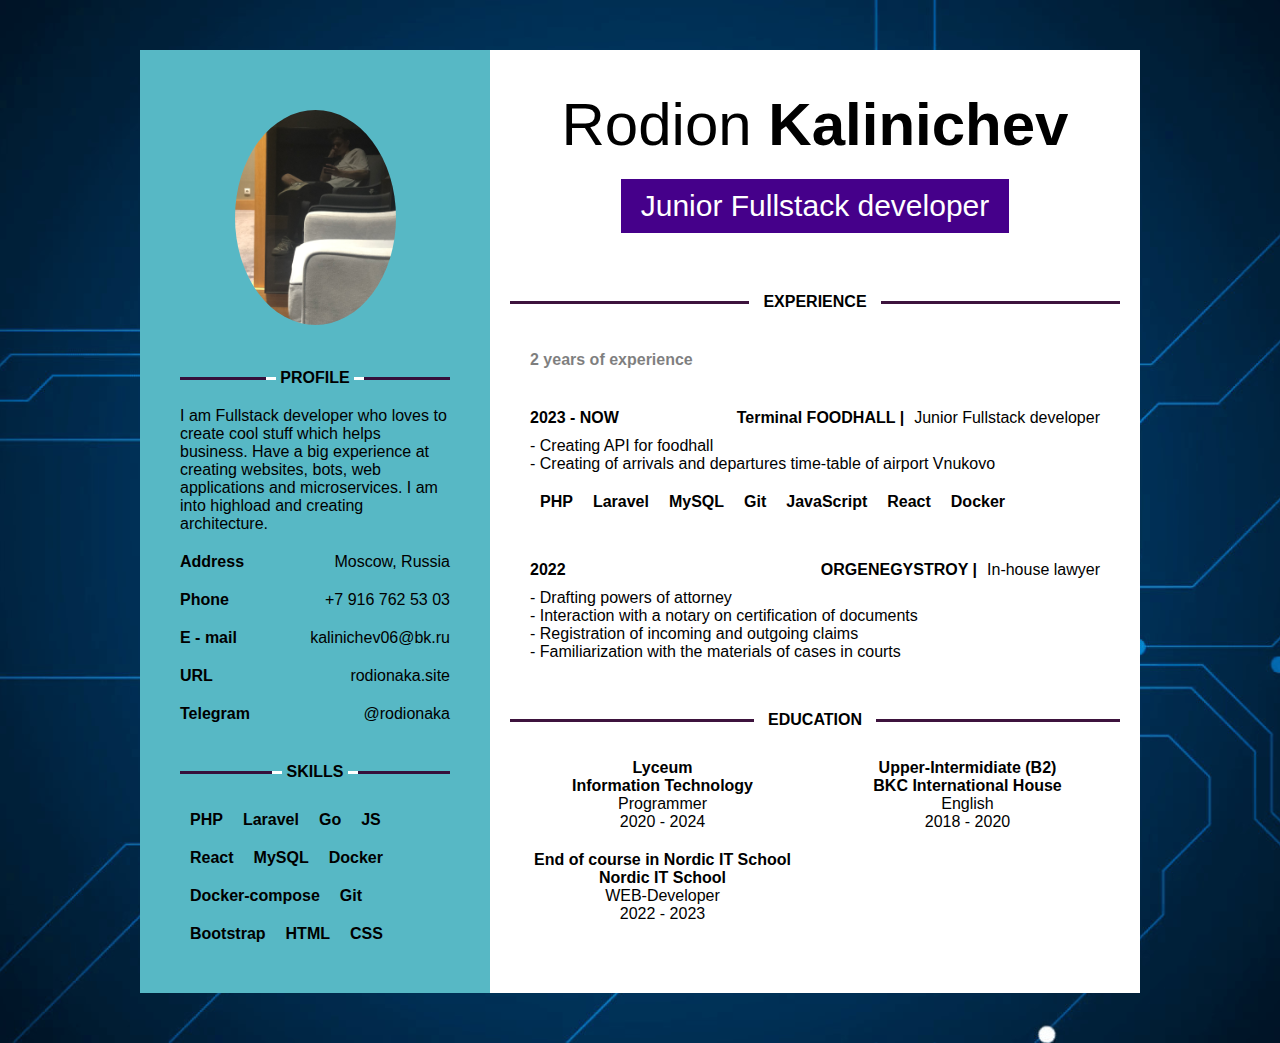
<file: resume.html>
<!DOCTYPE html>
<html>
<head>
    <title>
        CV - Kalinichev Rodion - Fullstack developer
    </title>
    <meta meta name="viewport" content="width=device-width, user-scalable=no" />
    <link rel="stylesheet" href="resume.css">
</head>
<body>
<div class="container">
    <div class="left box-big">
        <div class="photo box">
            <img src="img/me.JPG" class="round">
        </div>
        <div class="title title-profile box">
            profile
        </div>
        <div>
            I am Fullstack developer who loves to create cool stuff which helps business.
            Have a big experience at creating websites, bots, web applications and microservices.
            I am into highload and creating architecture.
        </div>
        <div class="contacts box-vertical-small">
            <div class="contacts-item flex-box flex-between box-vertical-small">
                <div class="contacts-item-title is-bold">
                    Address
                </div>
                <div>
                    <a href="https://www.google.com/maps/place/%D0%9C%D0%BE%D1%81%D0%BA%D0%B2%D0%B0/@55.5807481,36.8251273,9z/data=!3m1!4b1!4m6!3m5!1s0x46b54afc73d4b0c9:0x3d44d6cc5757cf4c!8m2!3d55.755826!4d37.6172999!16zL20vMDRzd2Q" target="_blank">
                        Moscow, Russia
                    </a>
                </div>
            </div>
            <div class="contacts-item flex-box flex-between box-vertical-small">
                <div class="contacts-item-title is-bold">
                    Phone
                </div>
                <div>
                    <a href="tel:+7 916 762 53 03">
                        +7 916 762 53 03
                    </a>
                </div>
            </div>
            <div class="contacts-item flex-box flex-between box-vertical-small">
                <div class="contacts-item-title is-bold">
                    E - mail
                </div>
                <div>
                    <div>
                        <a href="mailto:kalinichev06@bk.ru">
                            kalinichev06@bk.ru
                        </a>
                    </div>
                </div>
            </div>
            <div class="contacts-item flex-box flex-between box-vertical-small">
                <div class="contacts-item-title is-bold">
                    URL
                </div>
                <div>
                    <a href="https://rodion-de-front.github.io/rodionka.site/" target="_blank">
                        rodionaka.site
                    </a>
                </div>
            </div>
            <div class="contacts-item flex-box flex-between box-vertical-small">
                <div class="contacts-item-title is-bold">
                    Telegram
                </div>
                <div>
                    <a href="https://t.me/rodionaka" target="_blank">
                        @rodionaka
                    </a>
                </div>
            </div>
        </div>
        <div class="title title-skills box">
            skills
        </div>
        <div class="skills-items flex-box flex-wrap is-bold">
            <div>
                PHP
            </div>
            <div>
                Laravel
            </div>
            <div>
                Go
            </div>
            <div>
                JS
            </div>
            <div>
                React
            </div>
            <div>
                MySQL
            </div>
            <div>
                Docker
            </div>
            <div>
                Docker-compose
            </div>
            <div>
                Git
            </div>
            <div>
                Bootstrap
            </div>
            <div>
                HTML
            </div>
            <div>
                CSS
            </div>
        </div>
    </div>
    <div class="right box">
        <div class="header-big box">
            <div class="name-big">
                Rodion <span class="is-bold">Kalinichev</span>
            </div>
            <div class="box">
                <div class="job-big">
                    Junior Fullstack developer
                </div>
            </div>
        </div>
        <div class="title title-experience box">
            experience
        </div>
        <div class="ghost is-bold box">
             2 years of experience
        </div>
        <div class="experience-item box">
            <div class="experience-item-title flex-box flex-between">
                <div class="is-bold">
                    2023 - NOW
                </div>
                <div class="flex-box">
                    <div class="is-bold box-horizontal-small">
                        <a href="https://terminalvnukovo.ru/" target="_blank">
                            Terminal FOODHALL |
                        </a>
                    </div>
                    <div>
                        Junior Fullstack developer
                    </div>
                </div>
            </div>
            <div class="experience-description box-vertical-small">
                - Creating API for foodhall<br>
                - Creating of arrivals and departures time-table of airport Vnukovo <br>
            </div>
            <div class="skills-items flex-box flex-wrap is-bold">
                <div>
                    PHP
                </div>
                <div>
                    Laravel
                </div>
                <div>
                    MySQL
                </div>
                <div>
                    Git
                </div>
                <div>
                    JavaScript
                </div>
                <div>
                    React
                </div>
                <div>
                    Docker
                </div>
            </div>
            <div class="box"></div>
            <div class="experience-item-title flex-box flex-between">
                <div class="is-bold">
                    2022
                </div>
                <div class="flex-box">
                    <div class="is-bold box-horizontal-small">
                        <a href="https://www.ioes.ru/ru/" target="_blank">
                            ORGENEGYSTROY |
                        </a>
                    </div>
                    <div>
                        In-house lawyer
                    </div>
                </div>
            </div>
            <div class="experience-description box-vertical-small">
                - Drafting powers of attorney<br>
                - Interaction with a notary on certification of documents <br>
                - Registration of incoming and outgoing claims <br>
                - Familiarization with the materials of cases in courts <br>
            </div>
        </div>
        <div class="title title-education box">
            education
        </div>
        <div class="education-items flex-box flex-wrap">
            <div class="half center box-vertical-small">
                <div class="is-bold">
                    Lyceum
                </div>
                <div class="is-bold">
                    <a href="https://www.lit.msu.ru/" target="_blank">
                        Information Technology
                    </a>
                </div>
                <div>
                    Programmer
                </div>
                <div>
                    2020 - 2024
                </div>
            </div>
            <div class="half center box-vertical-small">
                <div class="is-bold">
                    Upper-Intermidiate (B2)
                </div>
                <div class="is-bold">
                    <a href="https://www.bkc.ru/" target="_blank">
                        BKC International House
                    </a>
                </div>
                <div>
                    English
                </div>
                <div>
                    2018 - 2020
                </div>
            </div>
            <div class="half center box-vertical-small">
                <div class="is-bold">
                    End of course in Nordic IT School
                </div>
                <div class="is-bold">
                    <a href="https://inordic.ru/" target="_blank">
                        Nordic IT School
                    </a>
                </div>
                <div>
                    WEB-Developer
                </div>
                <div>
                    2022 - 2023
                </div>
            </div>
        </div>

    </div>
</div>
</body>
</file>
<file: resume.css>
body {
    font-family: Arial;
    background-image: url('img/bg.jpg');
    background-size: cover;
    background-position: center;
}

a {
    text-decoration: none;
    color: inherit;
}

.container {
    max-width: 1000px;
    margin: 50px auto;
    display: flex;
}

.left {
    width: 35%;
    background-color: rgb(87, 184, 197);
}

.right {
    width: 65%;
    background: white;
}

.header-big {
    text-align: center;
}

.name-big {
    font-size: 60px;
}

.job-big {
    color: white;
    padding: 10px 20px;
    background-color: #45008a;
    font-size: 30px;
    display: inline-block;
}

.photo {
    text-align: center;
}

.photo img {
    width: 70%;
}

.title {
    font-weight: bold;
    text-transform: uppercase;
    text-align: center;
    overflow: hidden;
}

.title:before,
.title:after {
    content: '';

    /* Ð´ÐµÐ»Ð°ÐµÐ¼ Ð»Ð¸Ð½Ð¸ÑŽ ÑÑ‚Ñ€Ð¾Ñ‡Ð½Ð¾-Ð±Ð»Ð¾Ñ‡Ð½Ð¾Ð¹ */
    display: inline-block;

    /* Ð²Ñ‹Ñ€Ð°Ð²Ð½Ð¸Ð²Ð°ÐµÐ¼ Ð²ÐµÑ€Ñ‚Ð¸ÐºÐ°Ð»ÑŒÐ½Ð¾ Ð¿Ð¾ ÑÐµÑ€ÐµÐ´Ð¸Ð½Ðµ */
    vertical-align: middle;

    /* Ð½Ðµ Ð¿Ð¾Ð·Ð²Ð¾Ð»ÑÐµÐ¼ ÑˆÐ¸Ñ€Ð¸Ð½Ðµ Ð¿Ñ€ÐµÐ²Ñ‹ÑÐ¸Ñ‚ÑŒ 100% (Ð±ÑƒÐ´ÐµÑ‚ Ð´Ð¾Ð±Ð°Ð²Ð»ÐµÐ½ Ð±Ð¾Ñ€Ð´ÑŽÑ€) */
    box-sizing: border-box;

    /* ÑƒÑÑ‚Ð°Ð½Ð¾Ð²ÐºÐ° ÑˆÐ¸Ñ€Ð¸Ð½Ñ‹ Ð² 100% Ð´ÐµÐ»Ð°ÐµÑ‚ Ð»Ð¸Ð½Ð¸ÑŽ Ñ€Ð°Ð²Ð½Ð¾Ð¹ ÑˆÐ¸Ñ€Ð¸Ð½Ðµ Ñ‚ÐµÐ³Ð° Ð·Ð°Ð³Ð¾Ð»Ð¾Ð²ÐºÐ°
    ** Ð±Ð»Ð°Ð³Ð¾Ð´Ð°Ñ€Ñ ÑÑ‚Ð¾Ð¼Ñƒ Ð»Ð¸Ð½Ð¸Ñ Ð·Ð°Ð¿Ð¾Ð»Ð½Ð¸Ñ‚ Ð²ÑÐµ ÑÐ²Ð¾Ð±Ð¾Ð´Ð½Ð¾Ðµ Ð¿Ñ€Ð¾ÑÑ‚Ñ€Ð°Ð½ÑÑ‚Ð²Ð¾
    ** ÑÐ»ÐµÐ²Ð° Ð¸ ÑÐ¿Ñ€Ð°Ð²Ð° Ð¾Ñ‚ Ñ‚ÐµÐºÑÑ‚Ð°
    */
    width: 100%;
    height: 3px;
    background: rgba(53, 9, 53, 0.96);

    /* Ð´Ð¾Ð±Ð°Ð²Ð»ÑÐµÐ¼ Ðº Ð»Ð¸Ð½Ð¸Ð¸ Ð»ÐµÐ²Ñ‹Ð¹ Ð¸ Ð¿Ñ€Ð°Ð²Ñ‹Ð¹ Ð±Ð¾Ñ€Ð´ÑŽÑ€ Ñ†Ð²ÐµÑ‚Ð¾Ð¼ Ð¾ÑÐ½Ð¾Ð²Ð½Ð¾Ð³Ð¾ Ñ„Ð¾Ð½Ð° Ð·Ð°Ð³Ð¾Ð»Ð¾Ð²ÐºÐ°
    ** Ð±Ð»Ð°Ð³Ð¾Ð´Ð°Ñ€Ñ ÑÑ‚Ð¾Ð¼Ñƒ ÑÐ¾Ð·Ð´Ð°ÐµÑ‚ÑÑ Ð½ÑƒÐ¶Ð½Ñ‹Ð¹ Ð¾Ñ‚ÑÑ‚ÑƒÐ¿ Ð¼ÐµÐ¶Ð´Ñƒ Ð»Ð¸Ð½Ð¸ÑÐ¼Ð¸ Ð¸ Ñ‚ÐµÐºÑÑ‚Ð¾Ð¼
    */
    border: solid #FFF;
    border-width: 0 10px;
}
.title:before {
    /* ÑÐ¼ÐµÑ‰Ð°ÐµÐ¼ Ð»ÐµÐ²ÑƒÑŽ Ð»Ð¸Ð½Ð¸ÑŽ Ð²Ð»ÐµÐ²Ð¾ Ð¾Ñ‚Ñ€Ð¸Ñ†Ð°Ñ‚ÐµÐ»ÑŒÐ½Ñ‹Ð¼ Ð¾Ñ‚ÑÑ‚ÑƒÐ¿Ð¾Ð¼, Ñ€Ð°Ð²Ð½Ñ‹Ð¼ 100% ÑˆÐ¸Ñ€Ð¸Ð½Ñ‹
    ** Ð±Ð»Ð°Ð³Ð¾Ð´Ð°Ñ€Ñ ÑÑ‚Ð¾Ð¼Ñƒ Ð»Ð¸Ð½Ð¸Ñ Ð²ÑÑ‚Ð°ÐµÑ‚ ÑÐ»ÐµÐ²Ð° Ð¾Ñ‚ Ñ‚ÐµÐºÑÑ‚Ð°
    */
    margin-left: -100%;
}
.title:after {
    /* ÑÐ¼ÐµÑ‰Ð°ÐµÐ¼ Ð¿Ñ€Ð°Ð²ÑƒÑŽ Ð»Ð¸Ð½Ð¸ÑŽ Ð²Ð¿Ñ€Ð°Ð²Ð¾ Ð¾Ñ‚Ñ€Ð¸Ñ†Ð°Ñ‚ÐµÐ»ÑŒÐ½Ñ‹Ð¼ Ð¾Ñ‚ÑÑ‚ÑƒÐ¿Ð¾Ð¼, Ñ€Ð°Ð²Ð½Ñ‹Ð¼ 100% ÑˆÐ¸Ñ€Ð¸Ð½Ñ‹
    ** Ð±Ð»Ð°Ð³Ð¾Ð´Ð°Ñ€Ñ ÑÑ‚Ð¾Ð¼Ñƒ Ð»Ð¸Ð½Ð¸Ñ Ð²ÑÑ‚Ð°ÐµÑ‚ ÑÐ¿Ñ€Ð°Ð²Ð° Ð¾Ñ‚ Ñ‚ÐµÐºÑÑ‚Ð°
    */
    margin-right: -100%;
}

.skills-items > div {
    padding: 10px;

}





.flex-box {
    display: flex;
}

.flex-center {
    justify-content: center;
    align-items: center;
}

.flex-between {
    justify-content: space-between;
}

.flex-wrap {
    flex-wrap: wrap;
}

.box {
    padding: 20px;
    box-sizing: border-box;
}

.box-big {
    padding: 40px;
    box-sizing: border-box;
}

.box-horizontal-small {
    padding: 0 10px;
}


.box-vertical-small {
    padding: 10px 0;
}

.round {
    border-radius: 50%;
}

.is-bold {
    font-weight: bold;
}

.ghost {
    opacity: 0.5;
}

.center {
    text-align: center;
}

.to-right {
    text-align: right;
}

.half {
    width: 50%;
}

@media(max-width: 500px) {
    .container {
        display: block;
    }
    .left {
        width: 100%;
    }

    .right {
        width: 100%;
    }
}
</file>
